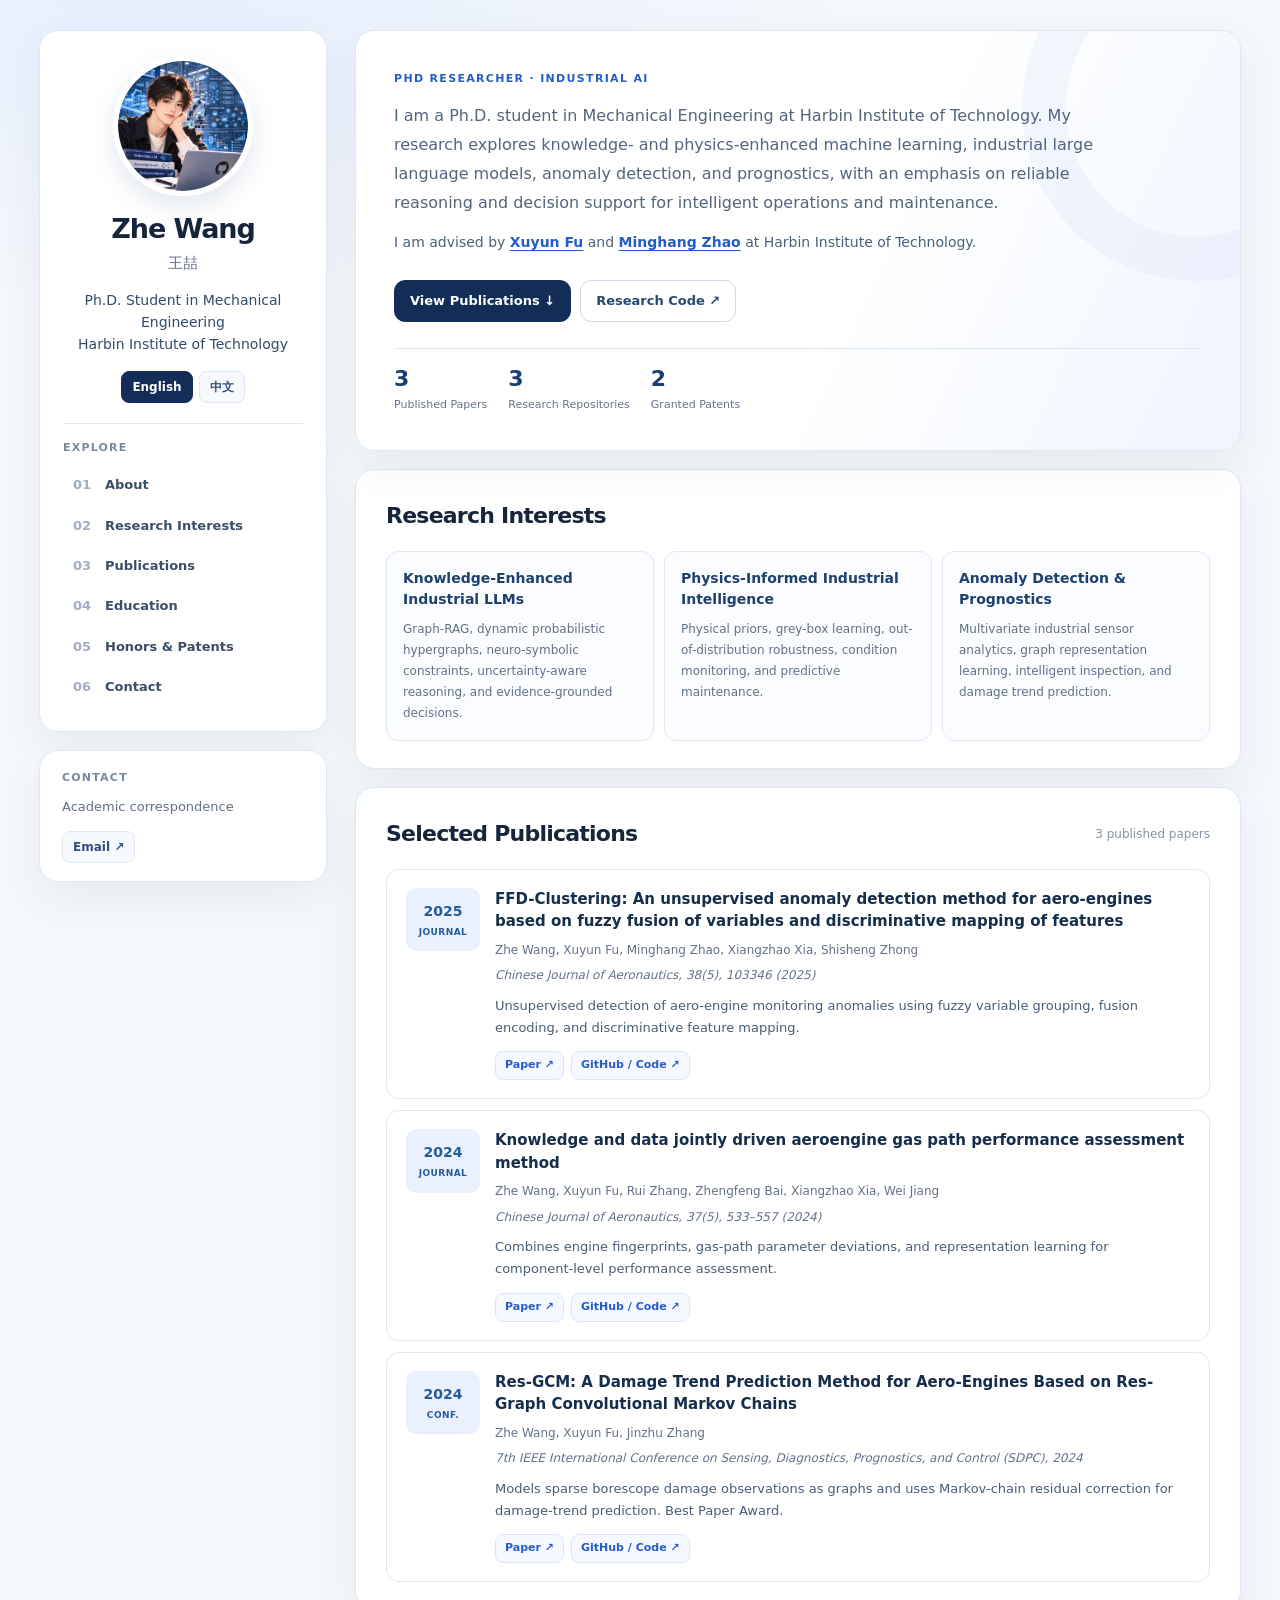
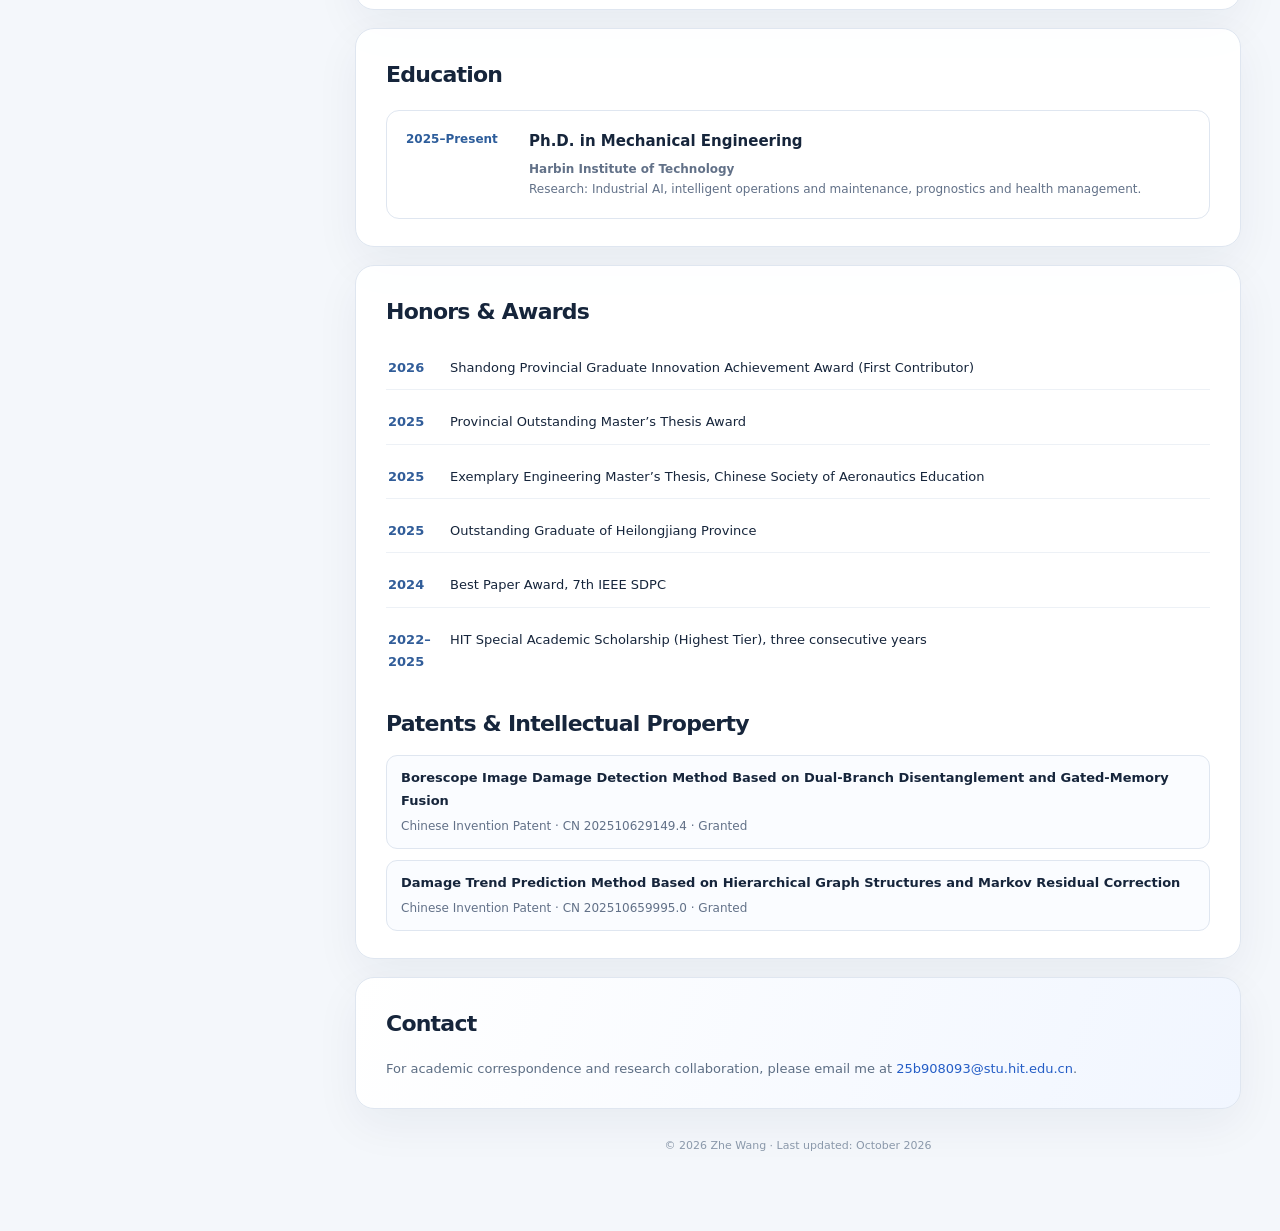
<file: index.html>
<!DOCTYPE html>

<html lang="en">
<head>
<meta charset="utf-8"/>
<meta content="width=device-width, initial-scale=1" name="viewport"/>
<meta content="Zhe Wang — Ph.D. student at Harbin Institute of Technology. Industrial AI, knowledge-enhanced large language models, physics-informed learning, anomaly detection, prognostics and intelligent operations and maintenance." name="description"/>
<meta content="#142d57" name="theme-color"/>
<title>Zhe Wang | Industrial AI &amp; Intelligent Operations and Maintenance</title>
<link href="assets/style.css" rel="stylesheet"/>
<link href="index.html" hreflang="en" rel="alternate"/>
<link href="index.zh-CN.html" hreflang="zh-CN" rel="alternate"/>
</head>
<body>
<div class="wrap">
<aside aria-label="Profile and navigation" class="sidebar">
<div class="profile">
<img alt="Illustrated industrial AI researcher avatar" class="avatar" height="140" src="assets/avatar.webp" width="140"/>
<h1>Zhe Wang</h1>
<p class="cname">王喆</p>
<p class="role">Ph.D. Student in Mechanical Engineering<br/>Harbin Institute of Technology</p>
<div aria-label="Language" class="lang"><a aria-current="page" href="index.html" lang="en">English</a><a href="index.zh-CN.html" lang="zh-CN">中文</a></div>
<div class="divider"></div>
<div class="side-title">Explore</div>
<nav class="nav"><a href="#about"><span class="n">01</span>About</a><a href="#interests"><span class="n">02</span>Research Interests</a><a href="#publications"><span class="n">03</span>Publications</a><a href="#education"><span class="n">04</span>Education</a><a href="#awards"><span class="n">05</span>Honors &amp; Patents</a><a href="#contact"><span class="n">06</span>Contact</a></nav>
</div>
<div class="side-card">
<h3 class="side-title">Contact</h3>
<p>Academic correspondence</p>
<div class="utility"><a href="mailto:25b908093@stu.hit.edu.cn">Email ↗</a></div>
</div>
</aside>
<main class="content">
<section class="panel hero" id="about">
<div class="eyebrow">PHD RESEARCHER · INDUSTRIAL AI</div>
<p class="intro">I am a Ph.D. student in Mechanical Engineering at Harbin Institute of Technology. My research explores knowledge- and physics-enhanced machine learning, industrial large language models, anomaly detection, and prognostics, with an emphasis on reliable reasoning and decision support for intelligent operations and maintenance.</p><p class="advisors">I am advised by <a href="https://homepage.hit.edu.cn/fuxuyun?lang=zh" rel="noopener noreferrer" target="_blank">Xuyun Fu</a> and <a href="https://homepage.hit.edu.cn/zhaominghang?lang=zh" rel="noopener noreferrer" target="_blank">Minghang Zhao</a> at Harbin Institute of Technology.</p>
<div class="buttons"><a class="btn primary" href="#publications">View Publications ↓</a><a class="btn" href="https://github.com/Wangz-hit" rel="noopener noreferrer" target="_blank">Research Code ↗</a></div>
<div class="stats"><div class="stat"><b>3</b><small>Published Papers</small></div><div class="stat"><b>3</b><small>Research Repositories</small></div><div class="stat"><b>2</b><small>Granted Patents</small></div></div>
</section>
<section class="panel" id="interests"><div class="section-head"><h2>Research Interests</h2></div><div class="topics"><article class="topic"><h3>Knowledge-Enhanced Industrial LLMs</h3><p>Graph-RAG, dynamic probabilistic hypergraphs, neuro-symbolic constraints, uncertainty-aware reasoning, and evidence-grounded decisions.</p></article><article class="topic"><h3>Physics-Informed Industrial Intelligence</h3><p>Physical priors, grey-box learning, out-of-distribution robustness, condition monitoring, and predictive maintenance.</p></article><article class="topic"><h3>Anomaly Detection &amp; Prognostics</h3><p>Multivariate industrial sensor analytics, graph representation learning, intelligent inspection, and damage trend prediction.</p></article></div></section>
<section class="panel" id="publications"><div class="section-head"><h2>Selected Publications</h2><span class="meta">3 published papers</span></div><div class="pubs"><article class="pub"><div class="year-tag">2025<small>JOURNAL</small></div><div><h3>FFD-Clustering: An unsupervised anomaly detection method for aero-engines based on fuzzy fusion of variables and discriminative mapping of features</h3><p class="authors">Zhe Wang, Xuyun Fu, Minghang Zhao, Xiangzhao Xia, Shisheng Zhong</p><p class="venue">Chinese Journal of Aeronautics, 38(5), 103346 (2025)</p><p class="summary">Unsupervised detection of aero-engine monitoring anomalies using fuzzy variable grouping, fusion encoding, and discriminative feature mapping.</p><div class="links"><a href="https://doi.org/10.1016/j.cja.2024.103346" rel="noopener noreferrer" target="_blank">Paper ↗</a><a href="https://github.com/Wangz-hit/FFD-Clustering" rel="noopener noreferrer" target="_blank">GitHub / Code ↗</a></div></div></article><article class="pub"><div class="year-tag">2024<small>JOURNAL</small></div><div><h3>Knowledge and data jointly driven aeroengine gas path performance assessment method</h3><p class="authors">Zhe Wang, Xuyun Fu, Rui Zhang, Zhengfeng Bai, Xiangzhao Xia, Wei Jiang</p><p class="venue">Chinese Journal of Aeronautics, 37(5), 533–557 (2024)</p><p class="summary">Combines engine fingerprints, gas-path parameter deviations, and representation learning for component-level performance assessment.</p><div class="links"><a href="https://doi.org/10.1016/j.cja.2023.09.011" rel="noopener noreferrer" target="_blank">Paper ↗</a><a href="https://github.com/Wangz-hit/Aeroengine-Gas-Path-Performance-Assessment" rel="noopener noreferrer" target="_blank">GitHub / Code ↗</a></div></div></article><article class="pub"><div class="year-tag">2024<small>CONF.</small></div><div><h3>Res-GCM: A Damage Trend Prediction Method for Aero-Engines Based on Res-Graph Convolutional Markov Chains</h3><p class="authors">Zhe Wang, Xuyun Fu, Jinzhu Zhang</p><p class="venue">7th IEEE International Conference on Sensing, Diagnostics, Prognostics, and Control (SDPC), 2024</p><p class="summary">Models sparse borescope damage observations as graphs and uses Markov-chain residual correction for damage-trend prediction. Best Paper Award.</p><div class="links"><a href="https://doi.org/10.1109/SDPC62810.2024.10707736" rel="noopener noreferrer" target="_blank">Paper ↗</a><a href="https://github.com/Wangz-hit/Res-GCM" rel="noopener noreferrer" target="_blank">GitHub / Code ↗</a></div></div></article></div></section>
<section class="panel" id="education"><div class="section-head"><h2>Education</h2></div><div class="edu-list"><article class="edu"><span class="period">2025–Present</span><div><h3>Ph.D. in Mechanical Engineering</h3><p><b>Harbin Institute of Technology</b></p><p>Research: Industrial AI, intelligent operations and maintenance, prognostics and health management.</p></div></article></div></section>
<section class="panel" id="awards"><div class="section-head"><h2>Honors &amp; Awards</h2></div><ul class="award-list"><li><b>2026</b><span>Shandong Provincial Graduate Innovation Achievement Award (First Contributor)</span></li><li><b>2025</b><span>Provincial Outstanding Master’s Thesis Award</span></li><li><b>2025</b><span>Exemplary Engineering Master’s Thesis, Chinese Society of Aeronautics Education</span></li><li><b>2025</b><span>Outstanding Graduate of Heilongjiang Province</span></li><li><b>2024</b><span>Best Paper Award, 7th IEEE SDPC</span></li><li><b>2022–2025</b><span>HIT Special Academic Scholarship (Highest Tier), three consecutive years</span></li></ul><div class="section-head" style="margin:22px 0 12px"><h2>Patents &amp; Intellectual Property</h2></div><div class="patents"><article class="patent"><strong>Borescope Image Damage Detection Method Based on Dual-Branch Disentanglement and Gated-Memory Fusion</strong><p>Chinese Invention Patent · CN 202510629149.4 · Granted</p></article><article class="patent"><strong>Damage Trend Prediction Method Based on Hierarchical Graph Structures and Markov Residual Correction</strong><p>Chinese Invention Patent · CN 202510659995.0 · Granted</p></article></div></section>
<section class="panel contact" id="contact"><div class="section-head"><h2>Contact</h2></div><p>For academic correspondence and research collaboration, please email me at <a href="mailto:25b908093@stu.hit.edu.cn">25b908093@stu.hit.edu.cn</a>.</p></section>
<footer class="footer">© 2026 Zhe Wang · Last updated: October 2026</footer>
</main>
</div>
</body>
</html>
</file>
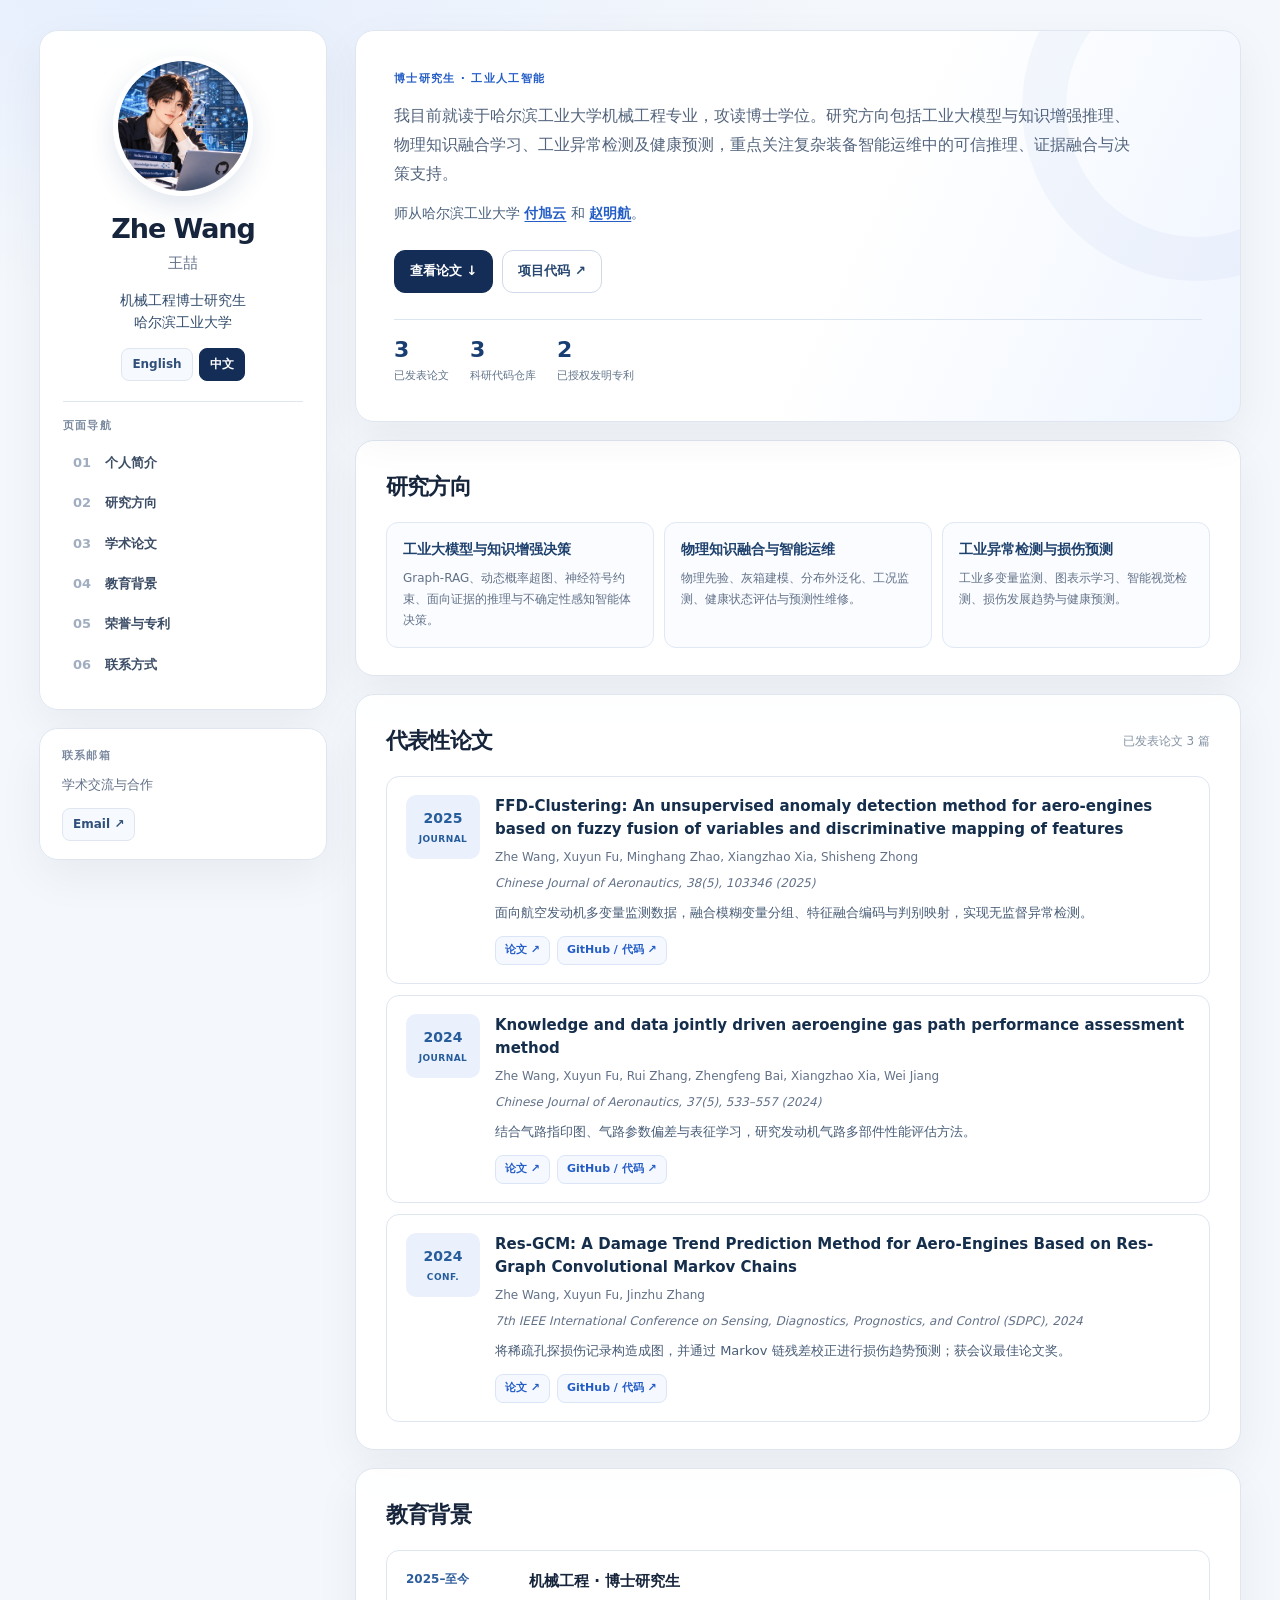
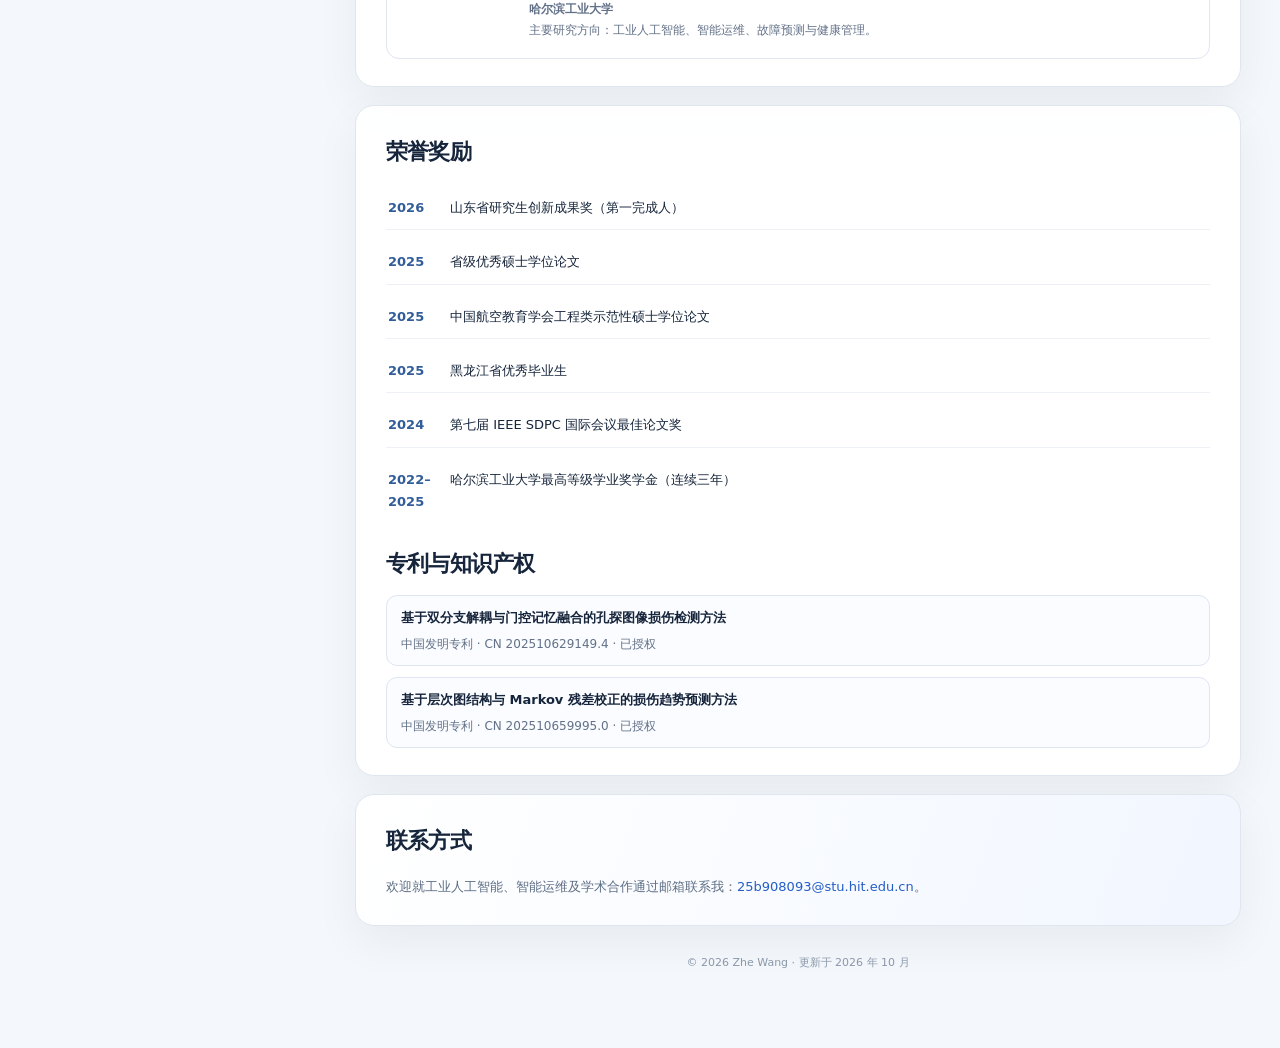
<file: index.zh-CN.html>
<!DOCTYPE html>

<html lang="zh-CN">
<head>
<meta charset="utf-8"/>
<meta content="width=device-width, initial-scale=1" name="viewport"/>
<meta content="王喆，哈尔滨工业大学机械工程博士研究生。研究方向：工业大模型、知识增强推理、物理知识融合、工业异常检测、健康预测与智能运维。" name="description"/>
<meta content="#142d57" name="theme-color"/>
<title>王喆 Zhe Wang | 工业人工智能与智能运维</title>
<link href="assets/style.css" rel="stylesheet"/>
<link href="index.html" hreflang="en" rel="alternate"/>
<link href="index.zh-CN.html" hreflang="zh-CN" rel="alternate"/>
</head>
<body>
<div class="wrap">
<aside aria-label="个人信息与导航" class="sidebar">
<div class="profile">
<img alt="工业大模型研究者风格化头像" class="avatar" height="140" src="assets/avatar.webp" width="140"/>
<h1>Zhe Wang</h1>
<p class="cname">王喆</p>
<p class="role">机械工程博士研究生<br/>哈尔滨工业大学</p>
<div aria-label="Language" class="lang"><a href="index.html" lang="en">English</a><a aria-current="page" href="index.zh-CN.html" lang="zh-CN">中文</a></div>
<div class="divider"></div>
<div class="side-title">页面导航</div>
<nav class="nav"><a href="#about"><span class="n">01</span>个人简介</a><a href="#interests"><span class="n">02</span>研究方向</a><a href="#publications"><span class="n">03</span>学术论文</a><a href="#education"><span class="n">04</span>教育背景</a><a href="#awards"><span class="n">05</span>荣誉与专利</a><a href="#contact"><span class="n">06</span>联系方式</a></nav>
</div>
<div class="side-card">
<h3 class="side-title">联系邮箱</h3>
<p>学术交流与合作</p>
<div class="utility"><a href="mailto:25b908093@stu.hit.edu.cn">Email ↗</a></div>
</div>
</aside>
<main class="content">
<section class="panel hero" id="about">
<div class="eyebrow">博士研究生 · 工业人工智能</div>
<p class="intro">我目前就读于哈尔滨工业大学机械工程专业，攻读博士学位。研究方向包括工业大模型与知识增强推理、物理知识融合学习、工业异常检测及健康预测，重点关注复杂装备智能运维中的可信推理、证据融合与决策支持。</p><p class="advisors">师从哈尔滨工业大学 <a href="https://homepage.hit.edu.cn/fuxuyun?lang=zh" rel="noopener noreferrer" target="_blank">付旭云</a> 和 <a href="https://homepage.hit.edu.cn/zhaominghang?lang=zh" rel="noopener noreferrer" target="_blank">赵明航</a>。</p>
<div class="buttons"><a class="btn primary" href="#publications">查看论文 ↓</a><a class="btn" href="https://github.com/Wangz-hit" rel="noopener noreferrer" target="_blank">项目代码 ↗</a></div>
<div class="stats"><div class="stat"><b>3</b><small>已发表论文</small></div><div class="stat"><b>3</b><small>科研代码仓库</small></div><div class="stat"><b>2</b><small>已授权发明专利</small></div></div>
</section>
<section class="panel" id="interests"><div class="section-head"><h2>研究方向</h2></div><div class="topics"><article class="topic"><h3>工业大模型与知识增强决策</h3><p>Graph-RAG、动态概率超图、神经符号约束、面向证据的推理与不确定性感知智能体决策。</p></article><article class="topic"><h3>物理知识融合与智能运维</h3><p>物理先验、灰箱建模、分布外泛化、工况监测、健康状态评估与预测性维修。</p></article><article class="topic"><h3>工业异常检测与损伤预测</h3><p>工业多变量监测、图表示学习、智能视觉检测、损伤发展趋势与健康预测。</p></article></div></section>
<section class="panel" id="publications"><div class="section-head"><h2>代表性论文</h2><span class="meta">已发表论文 3 篇</span></div><div class="pubs"><article class="pub"><div class="year-tag">2025<small>JOURNAL</small></div><div><h3>FFD-Clustering: An unsupervised anomaly detection method for aero-engines based on fuzzy fusion of variables and discriminative mapping of features</h3><p class="authors">Zhe Wang, Xuyun Fu, Minghang Zhao, Xiangzhao Xia, Shisheng Zhong</p><p class="venue">Chinese Journal of Aeronautics, 38(5), 103346 (2025)</p><p class="summary">面向航空发动机多变量监测数据，融合模糊变量分组、特征融合编码与判别映射，实现无监督异常检测。</p><div class="links"><a href="https://doi.org/10.1016/j.cja.2024.103346" rel="noopener noreferrer" target="_blank">论文 ↗</a><a href="https://github.com/Wangz-hit/FFD-Clustering" rel="noopener noreferrer" target="_blank">GitHub / 代码 ↗</a></div></div></article><article class="pub"><div class="year-tag">2024<small>JOURNAL</small></div><div><h3>Knowledge and data jointly driven aeroengine gas path performance assessment method</h3><p class="authors">Zhe Wang, Xuyun Fu, Rui Zhang, Zhengfeng Bai, Xiangzhao Xia, Wei Jiang</p><p class="venue">Chinese Journal of Aeronautics, 37(5), 533–557 (2024)</p><p class="summary">结合气路指印图、气路参数偏差与表征学习，研究发动机气路多部件性能评估方法。</p><div class="links"><a href="https://doi.org/10.1016/j.cja.2023.09.011" rel="noopener noreferrer" target="_blank">论文 ↗</a><a href="https://github.com/Wangz-hit/Aeroengine-Gas-Path-Performance-Assessment" rel="noopener noreferrer" target="_blank">GitHub / 代码 ↗</a></div></div></article><article class="pub"><div class="year-tag">2024<small>CONF.</small></div><div><h3>Res-GCM: A Damage Trend Prediction Method for Aero-Engines Based on Res-Graph Convolutional Markov Chains</h3><p class="authors">Zhe Wang, Xuyun Fu, Jinzhu Zhang</p><p class="venue">7th IEEE International Conference on Sensing, Diagnostics, Prognostics, and Control (SDPC), 2024</p><p class="summary">将稀疏孔探损伤记录构造成图，并通过 Markov 链残差校正进行损伤趋势预测；获会议最佳论文奖。</p><div class="links"><a href="https://doi.org/10.1109/SDPC62810.2024.10707736" rel="noopener noreferrer" target="_blank">论文 ↗</a><a href="https://github.com/Wangz-hit/Res-GCM" rel="noopener noreferrer" target="_blank">GitHub / 代码 ↗</a></div></div></article></div></section>
<section class="panel" id="education"><div class="section-head"><h2>教育背景</h2></div><div class="edu-list"><article class="edu"><span class="period">2025–至今</span><div><h3>机械工程 · 博士研究生</h3><p><b>哈尔滨工业大学</b></p><p>主要研究方向：工业人工智能、智能运维、故障预测与健康管理。</p></div></article></div></section>
<section class="panel" id="awards"><div class="section-head"><h2>荣誉奖励</h2></div><ul class="award-list"><li><b>2026</b><span>山东省研究生创新成果奖（第一完成人）</span></li><li><b>2025</b><span>省级优秀硕士学位论文</span></li><li><b>2025</b><span>中国航空教育学会工程类示范性硕士学位论文</span></li><li><b>2025</b><span>黑龙江省优秀毕业生</span></li><li><b>2024</b><span>第七届 IEEE SDPC 国际会议最佳论文奖</span></li><li><b>2022–2025</b><span>哈尔滨工业大学最高等级学业奖学金（连续三年）</span></li></ul><div class="section-head" style="margin:22px 0 12px"><h2>专利与知识产权</h2></div><div class="patents"><article class="patent"><strong>基于双分支解耦与门控记忆融合的孔探图像损伤检测方法</strong><p>中国发明专利 · CN 202510629149.4 · 已授权</p></article><article class="patent"><strong>基于层次图结构与 Markov 残差校正的损伤趋势预测方法</strong><p>中国发明专利 · CN 202510659995.0 · 已授权</p></article></div></section>
<section class="panel contact" id="contact"><div class="section-head"><h2>联系方式</h2></div><p>欢迎就工业人工智能、智能运维及学术合作通过邮箱联系我：<a href="mailto:25b908093@stu.hit.edu.cn">25b908093@stu.hit.edu.cn</a>。</p></section>
<footer class="footer">© 2026 Zhe Wang · 更新于 2026 年 10 月</footer>
</main>
</div>
</body>
</html>
</file>
<file: assets/style.css>
/* Academic homepage */
:root{color-scheme:light;--bg:#f4f7fb;--text:#16253b;--muted:#627188;--navy:#142d57;--blue:#245dc6;--sky:#e9f1ff;--line:#dfe6f0;--card:#fff;--shadow:0 16px 46px rgba(19,40,76,.055);--radius:19px}
*{box-sizing:border-box} html{scroll-behavior:smooth} body{margin:0;background:radial-gradient(ellipse 80% 450px at 12% 0%,#e6effe 0%,transparent 67%),var(--bg);color:var(--text);font:15px/1.72 system-ui,-apple-system,BlinkMacSystemFont,"Segoe UI","PingFang SC","Microsoft YaHei",sans-serif}
a{color:var(--blue);text-decoration:none}a:hover{text-decoration:underline}a:focus-visible,button:focus-visible{outline:3px solid #ffac46;outline-offset:3px} img{max-width:100%;height:auto} .wrap{max-width:1250px;margin:auto;padding:30px 24px 55px;display:grid;grid-template-columns:288px minmax(0,1fr);gap:28px}
.sidebar{position:sticky;top:26px;align-self:start;display:grid;gap:18px}.profile,.side-card,.panel{background:rgba(255,255,255,.96);border:1px solid var(--line);border-radius:var(--radius);box-shadow:var(--shadow)}.profile{padding:25px 23px}.avatar{width:140px;height:140px;object-fit:cover;display:block;border:5px solid white;border-radius:50%;margin:0 auto 16px;box-shadow:0 10px 26px #183e7720}.profile h1{font-size:27px;letter-spacing:-.04em;line-height:1.25;text-align:center;margin:0}.profile .cname{text-align:center;color:var(--muted);margin:5px 0 12px;font-size:15px}.profile .role{text-align:center;color:#314b6b;font-size:14px;line-height:1.6;margin:0}.divider{height:1px;background:var(--line);margin:20px 0 15px}.side-title{font-size:11px;font-weight:800;letter-spacing:.11em;text-transform:uppercase;color:#7a899f;margin:0 0 8px}.nav{display:grid;gap:2px}.nav a{color:#3c4d66;display:flex;align-items:center;gap:9px;font-weight:640;padding:8px 10px;border-radius:10px;font-size:13px}.nav a:hover{background:var(--sky);text-decoration:none}.nav .n{display:inline-block;color:#a1adc0;min-width:23px;font-variant-numeric:tabular-nums}.side-card{padding:18px 22px}.side-card p{color:var(--muted);font-size:13px;margin:4px 0 12px}.utility{display:flex;flex-wrap:wrap;gap:7px}.utility a,.lang a{display:inline-block;padding:5px 10px;background:#f6f9fe;border:1px solid var(--line);border-radius:8px;font-weight:700;font-size:12px;color:#315079}.lang{display:flex;gap:6px;justify-content:center;margin:15px 0 2px}.lang a[aria-current="page"]{background:var(--navy);color:#fff;border-color:var(--navy)}
.content{min-width:0;display:grid;gap:18px;align-content:start}.panel{padding:27px 30px}.hero{padding:39px 38px 33px;overflow:hidden;position:relative;background:linear-gradient(115deg,#fff 55%,#eff5ff)}.hero:after{content:"";position:absolute;width:260px;height:260px;border:44px solid rgba(45,99,188,.045);border-radius:50%;right:-130px;top:-98px;pointer-events:none}.eyebrow{font-weight:750;letter-spacing:.12em;color:var(--blue);font-size:11px;text-transform:uppercase;margin-bottom:12px}.hero h2{max-width:740px;font-size:clamp(29px,3.6vw,45px);letter-spacing:-.055em;line-height:1.19;margin:0 0 14px;color:#112a4d}.hero .intro{max-width:750px;font-size:16px;color:#53647c;line-height:1.82;margin:0}.buttons{display:flex;gap:9px;flex-wrap:wrap;margin-top:24px}.btn{border:1px solid #cfd9e8;background:white;padding:9px 15px;border-radius:11px;font-size:13px;font-weight:740;color:#284871}.btn:hover{text-decoration:none;border-color:#8da9d9}.btn.primary{background:var(--navy);border-color:var(--navy);color:white}.stats{display:flex;gap:21px;flex-wrap:wrap;border-top:1px solid #dce6f3;margin-top:26px;padding-top:18px}.stat b{display:block;font-size:22px;color:#193e72;line-height:1.1}.stat small{font-size:11px;color:#62758b}
.section-head{display:flex;align-items:center;justify-content:space-between;gap:10px;margin-bottom:16px}.section-head h2{font-size:22px;letter-spacing:-.035em;margin:0}.section-head .meta{font-size:12px;color:#8492a3} .lead{margin:0 0 18px;color:#56687e}.topics{display:grid;grid-template-columns:repeat(3,1fr);gap:10px}.topic{padding:16px;border:1px solid #e0e8f4;background:#fafcff;border-radius:12px}.topic h3{font-size:14px;margin:0 0 8px;line-height:1.55;color:#1e406d}.topic p{font-size:12px;color:var(--muted);margin:0;line-height:1.75}.category{color:var(--blue);font-weight:800;text-transform:uppercase;letter-spacing:.1em;font-size:10px;display:inline-flex;margin-bottom:7px}.pubs,.research-list,.award-list,.edu-list{display:grid;gap:11px}.pub,.research,.edu{padding:18px 19px;border:1px solid var(--line);border-radius:13px;background:#fff}.pub{display:grid;grid-template-columns:74px minmax(0,1fr);gap:15px}.year-tag{background:#eaf1fd;border-radius:10px;align-self:start;color:#275c9b;font-size:14px;font-weight:850;text-align:center;padding:11px 5px}.year-tag small{display:block;text-transform:uppercase;letter-spacing:.05em;font-size:9px;margin-top:2px;font-weight:650}.pub h3,.research h3{font-size:15px;line-height:1.5;margin:0 0 7px;color:#152e4b}.authors,.venue,.details{font-size:12px;color:var(--muted);margin:0 0 5px;line-height:1.7}.venue{font-style:italic}.pub p.summary,.research p.summary{font-size:13px;color:#485d77;margin:9px 0}.links{display:flex;flex-wrap:wrap;gap:7px;margin-top:12px}.links a{display:inline-flex;align-items:center;border-radius:8px;border:1px solid #dae6f7;background:#f5f9ff;padding:4px 9px;font-size:11px;font-weight:780;white-space:nowrap}.links a:hover{background:#e8f1ff;text-decoration:none}.status{display:inline-block;margin-top:3px;padding:2px 8px;border:1px solid #eadfcb;background:#fffaf1;border-radius:99px;color:#8a6125;font-size:10px;font-weight:750}.research h3{margin-bottom:3px}.research .details{margin-bottom:7px}.research p.summary{margin-bottom:0}.impact{border-left:3px solid #2b69c8;padding:12px 14px;margin-top:16px;background:#f6faff;border-radius:0 10px 10px 0;color:#46607d;font-size:13px}.edu{display:grid;grid-template-columns:110px 1fr;gap:13px}.edu .period{font-weight:800;color:#2d5d9b;font-size:12px}.edu h3{margin:0 0 4px;font-size:15px}.edu p{color:var(--muted);font-size:12px;margin:0}.award-list{list-style:none;margin:0;padding:0}.award-list li{display:grid;grid-template-columns:50px 1fr;gap:12px;align-items:start;border-bottom:1px solid #edf1f6;padding:10px 2px;font-size:13px}.award-list li:last-child{border-bottom:0}.award-list b{color:#315d99}.patents{display:grid;gap:11px}.patent{padding:11px 14px;border:1px solid var(--line);border-radius:11px;background:#fafcff}.patent strong{display:block;font-size:13px}.patent p{margin:4px 0 0;font-size:12px;color:var(--muted)}.contact{background:linear-gradient(110deg,#fff,#f1f6ff)}.contact p{margin:0;color:#5d6e84;font-size:13px}.contact a{overflow-wrap:anywhere}.footer{font-size:11px;text-align:center;color:#8a98aa;padding:10px 0 20px}.footer a{color:inherit}
@media(max-width:1000px){.wrap{grid-template-columns:244px 1fr;gap:18px;padding:18px}.profile,.side-card{padding:18px}.panel{padding:22px}.topics{grid-template-columns:1fr}.hero{padding:30px 24px}}
@media(max-width:730px){.wrap{grid-template-columns:1fr;gap:14px;padding:12px}.sidebar{position:static;gap:10px}.profile{padding:16px;display:grid;grid-template-columns:84px 1fr;column-gap:16px;align-items:center}.avatar{width:80px;height:80px;margin:0;grid-row:1/5}.profile h1,.profile .cname,.profile .role{text-align:left}.profile h1{font-size:22px}.profile .role{font-size:12px}.profile .divider,.profile .nav,.profile .side-title{display:none}.lang{grid-column:1/-1;justify-content:flex-start;margin-top:12px}.side-card{display:none}.panel{padding:19px}.hero{padding:26px 22px}.hero h2{font-size:30px}.hero .intro{font-size:14px}.stats{gap:16px}.pub{grid-template-columns:1fr;gap:8px}.year-tag{width:max-content;padding:6px 11px}.year-tag small{display:inline;margin-left:5px}.edu{grid-template-columns:1fr;gap:5px}}
@media(prefers-reduced-motion:reduce){html{scroll-behavior:auto}}

.hero .advisors{max-width:750px;margin:13px 0 0;color:#49617c;font-size:14px;line-height:1.8}.hero .advisors a{font-weight:750;text-decoration:underline;text-underline-offset:3px}.hero .advisors a:hover{color:#164aa3}
</file>
